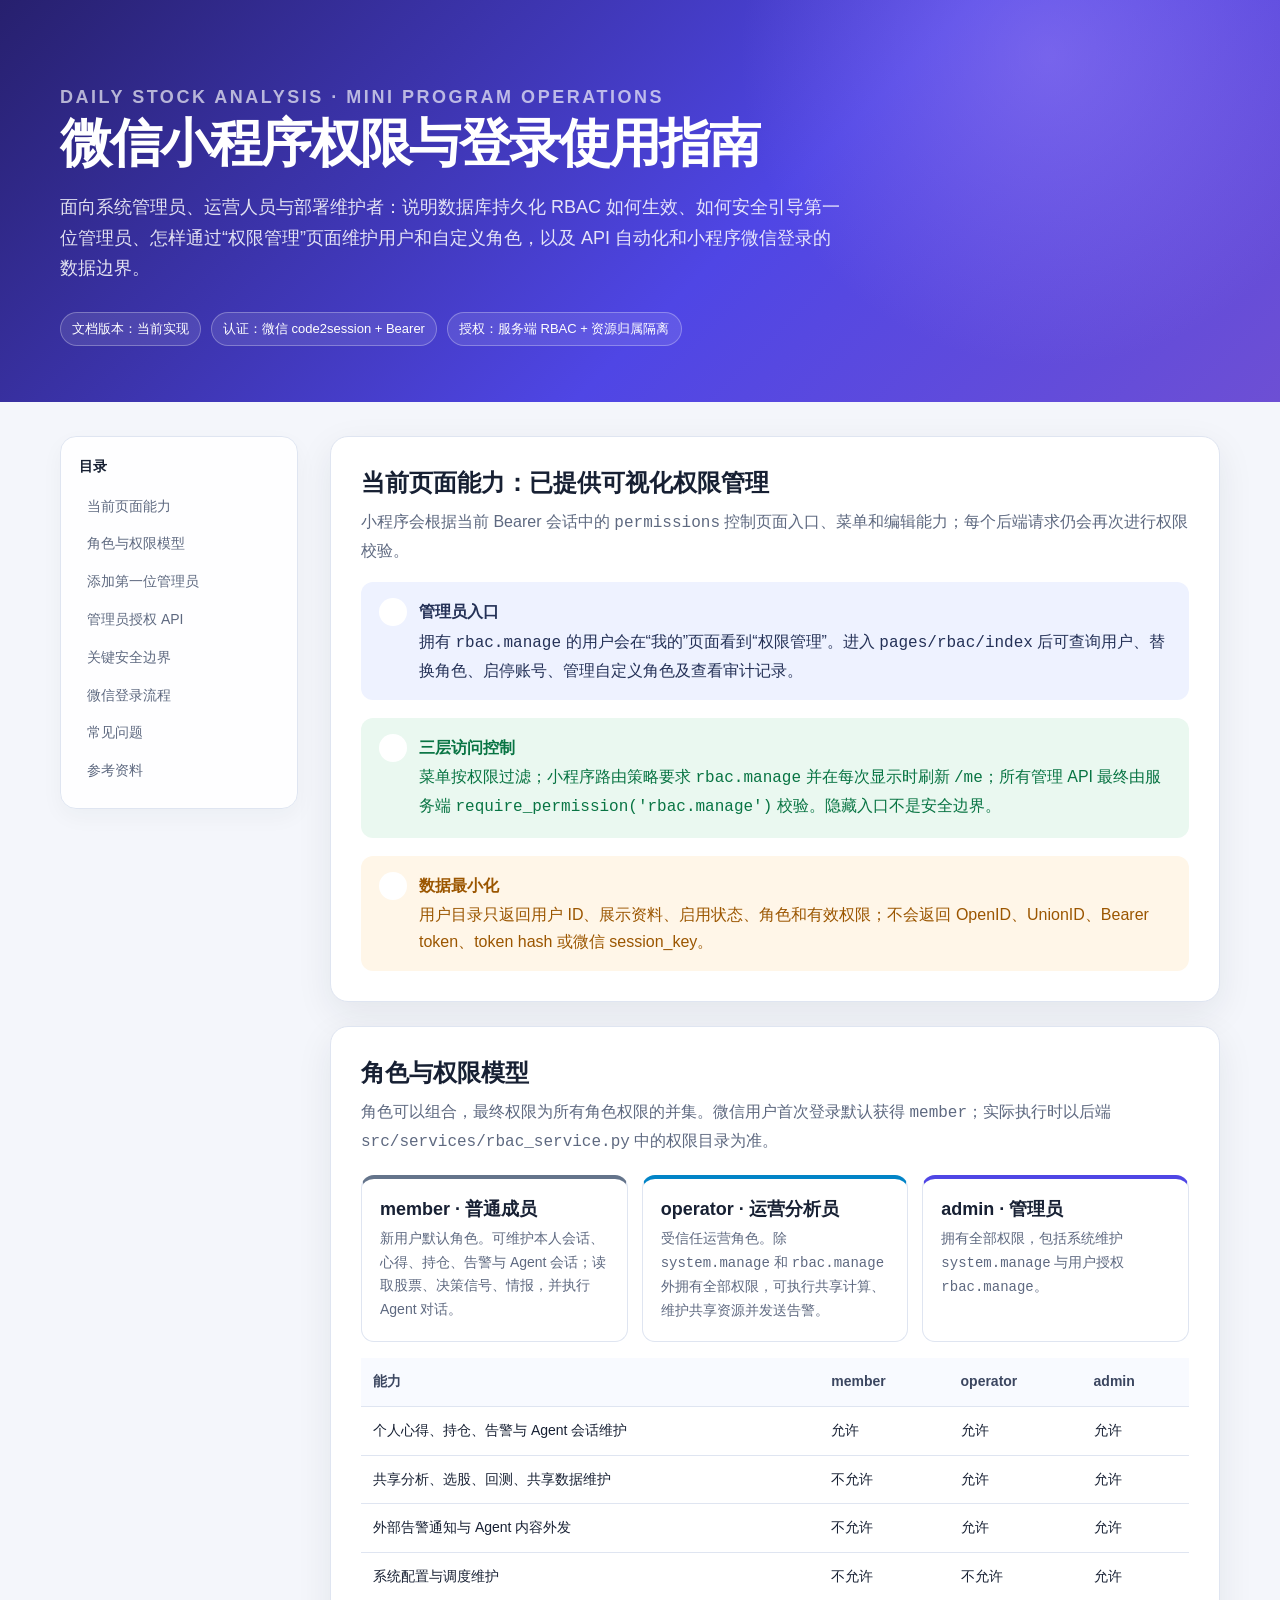
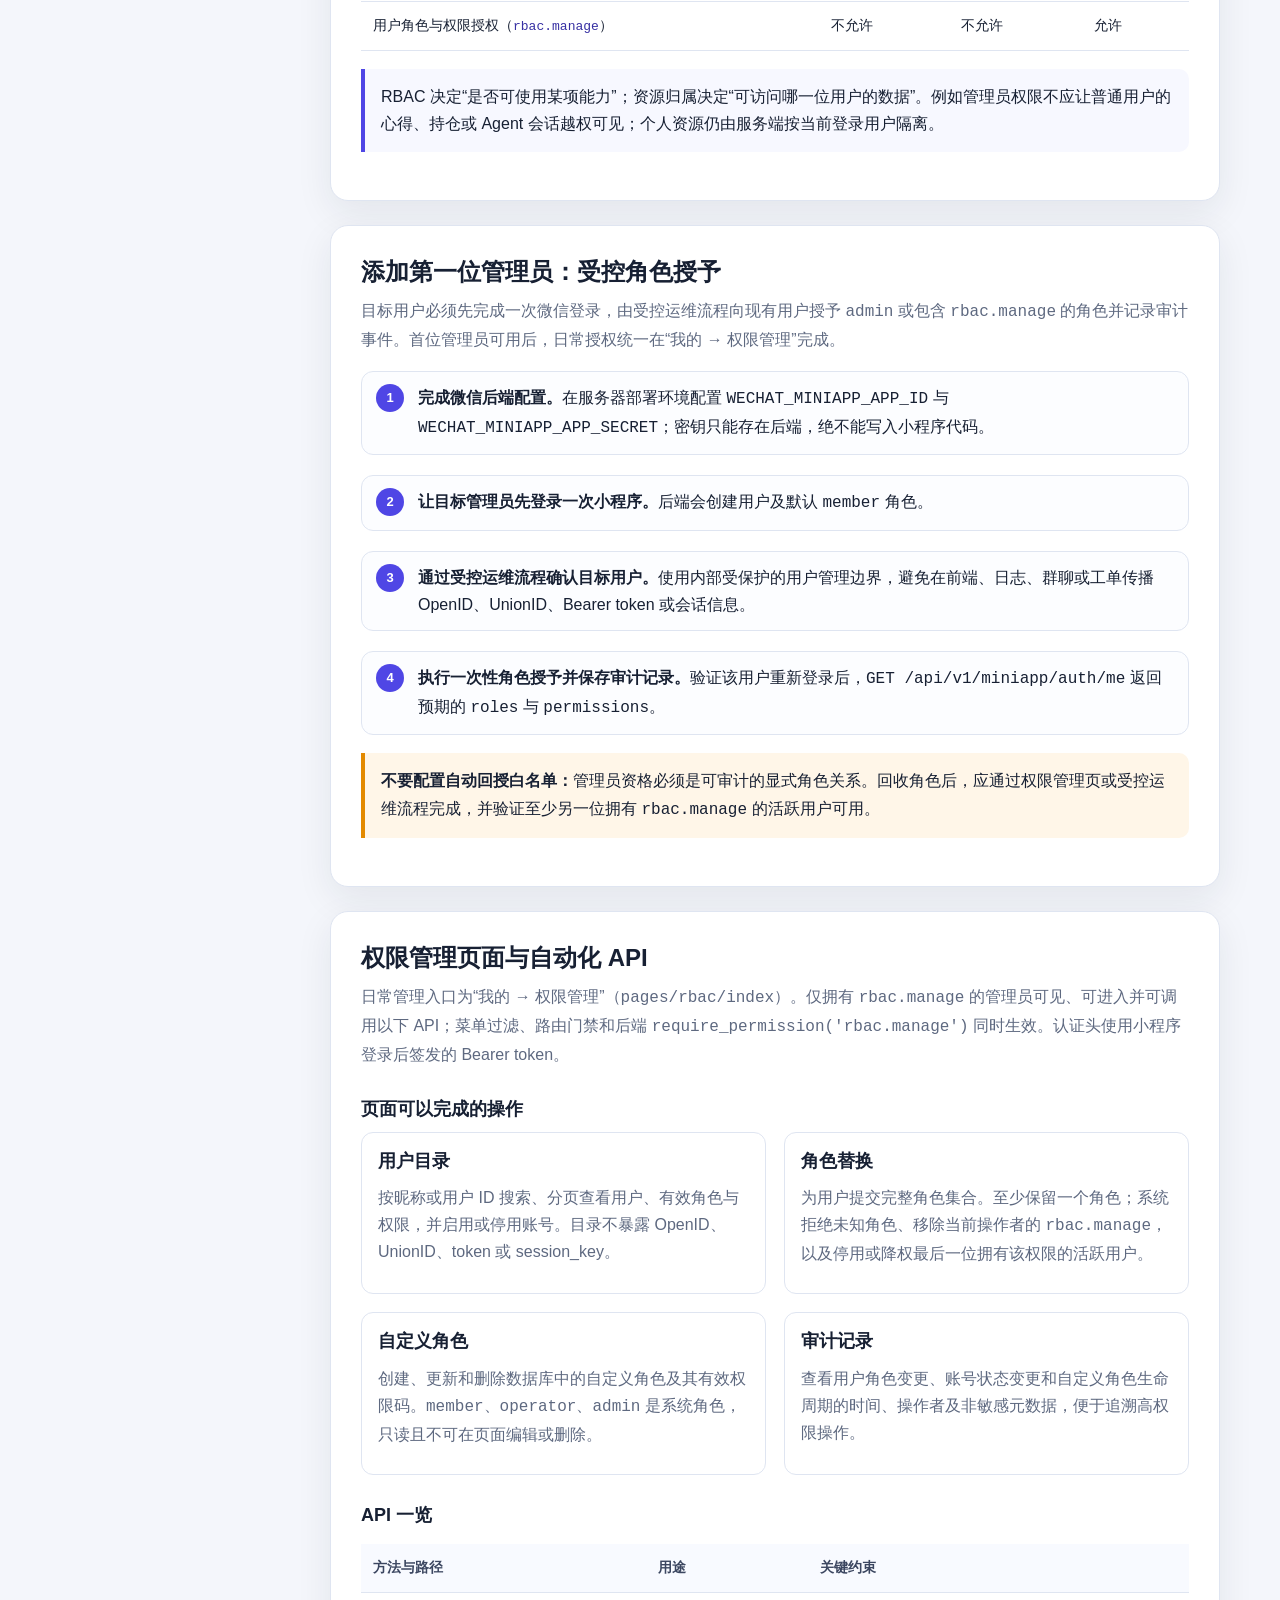
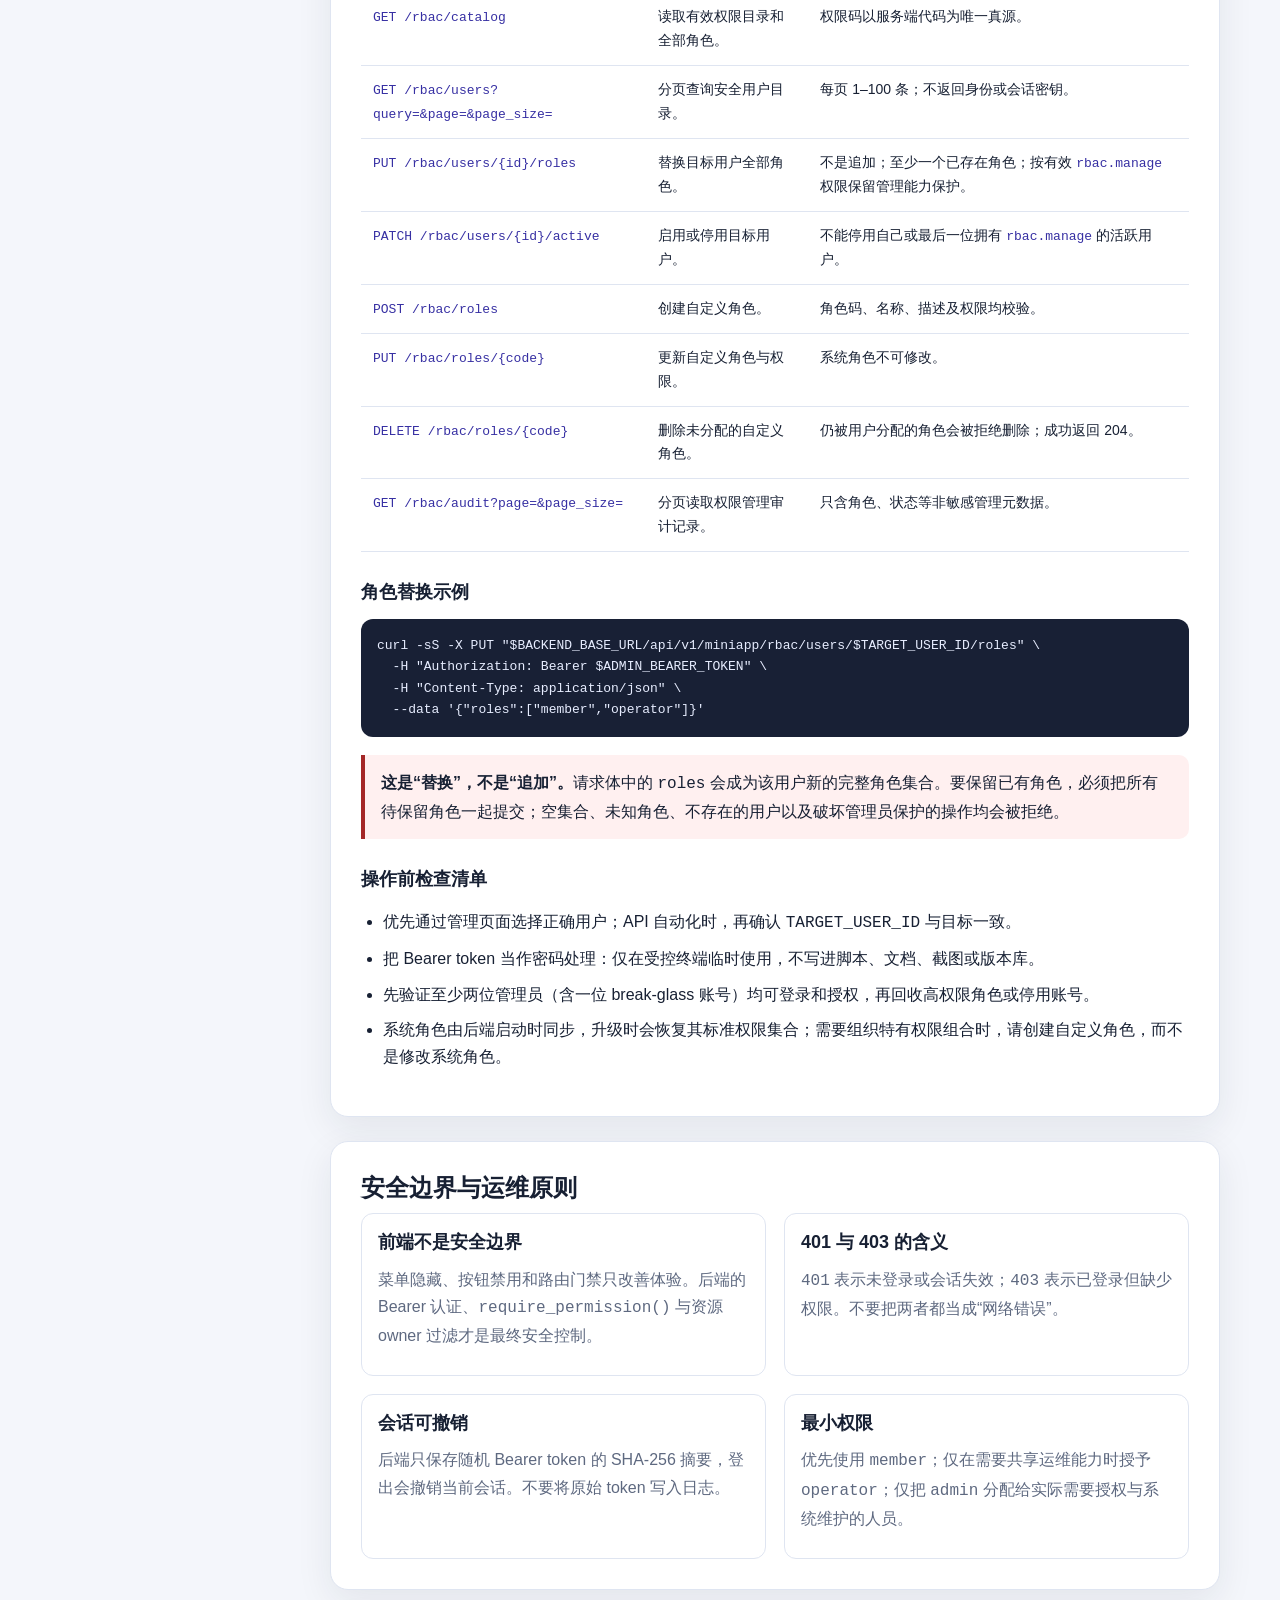
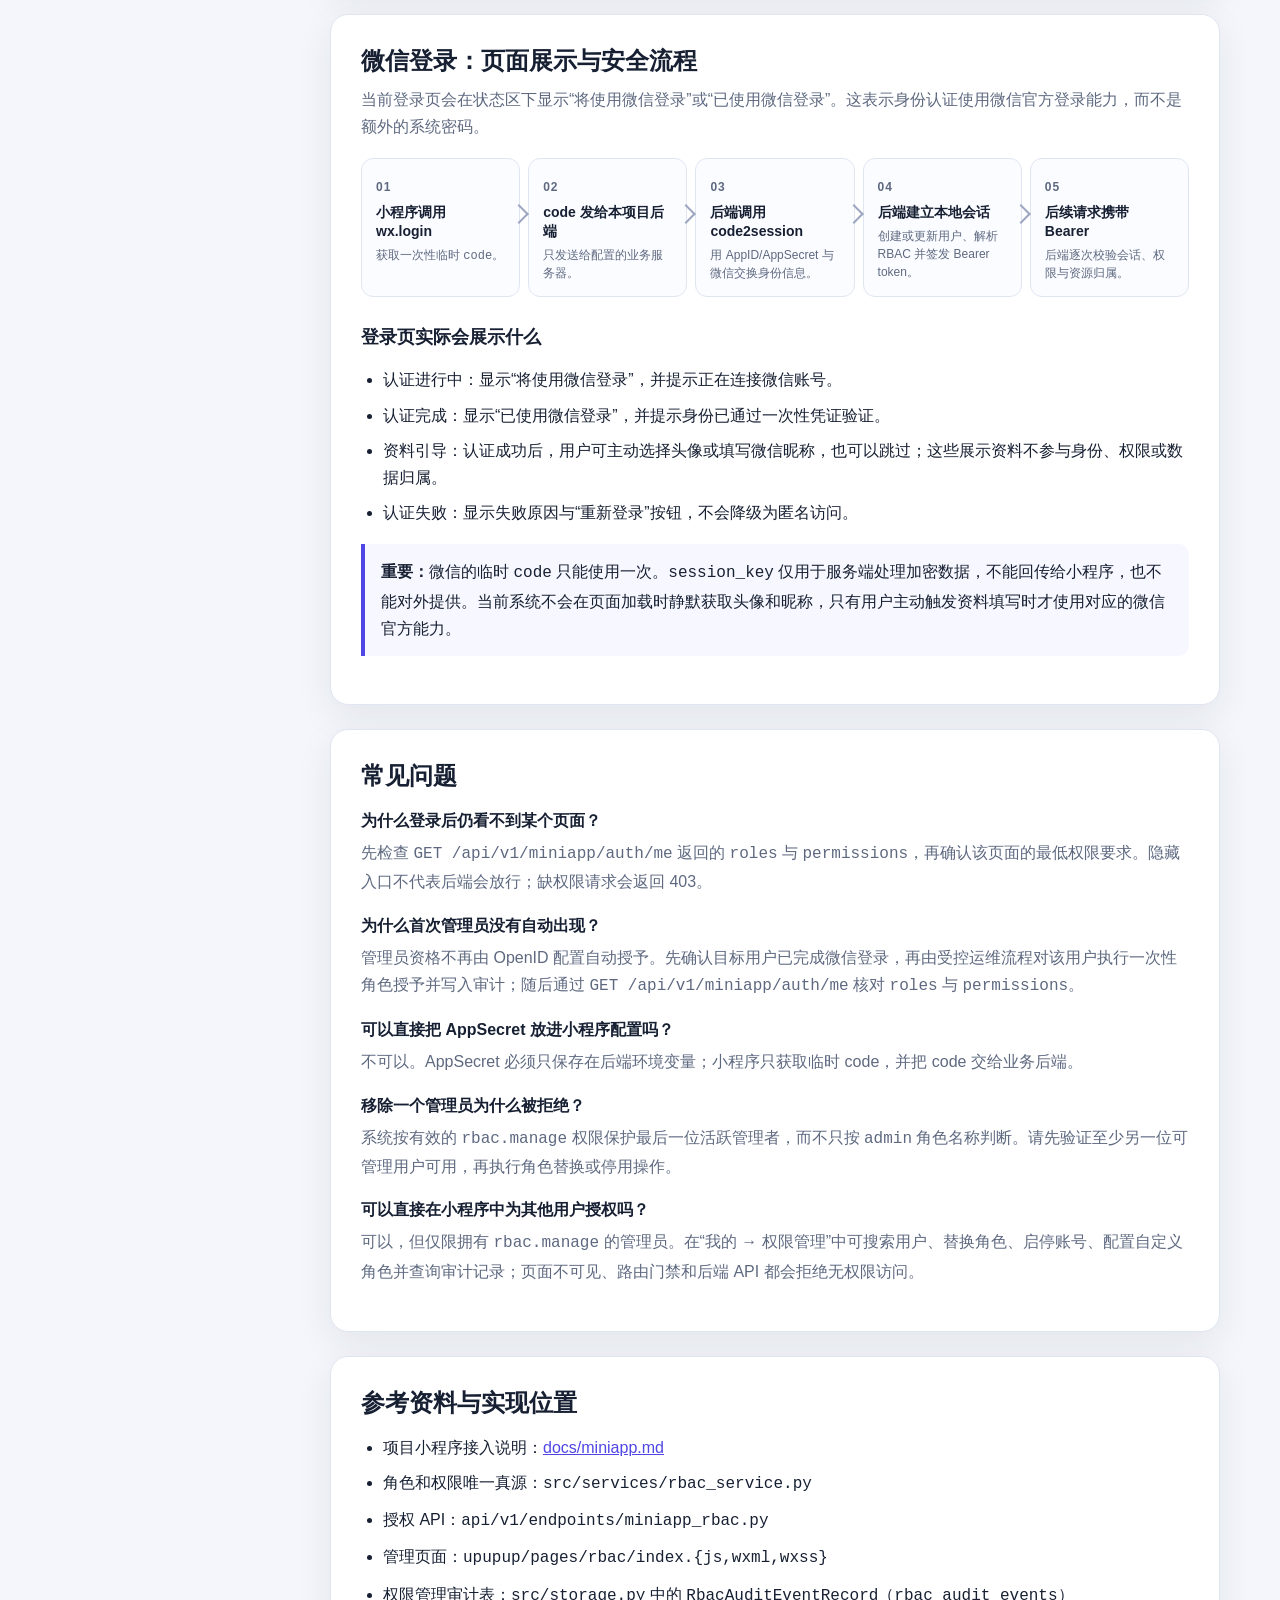
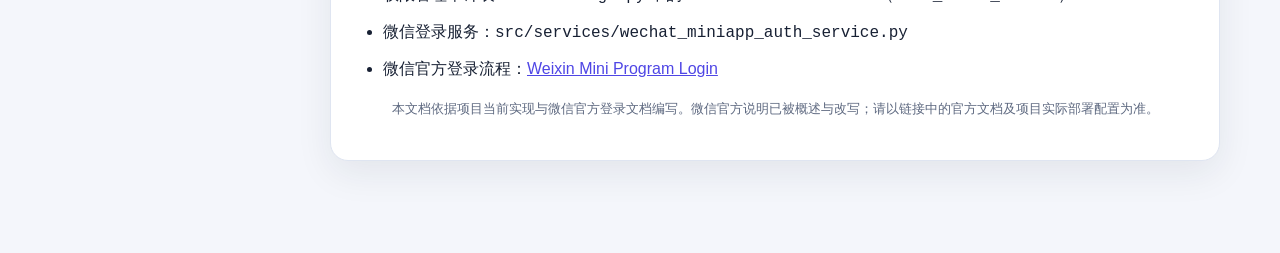
<file: docs/miniapp-rbac-usage.html>
<!doctype html>
<html lang="zh-CN">
<head>
  <meta charset="utf-8">
  <meta name="viewport" content="width=device-width, initial-scale=1">
  <meta name="description" content="每日股票分析微信小程序的 RBAC 权限、管理员引导和微信登录运维指南。">
  <title>微信小程序权限与登录使用指南</title>
  <style>
    :root {
      --ink: #172033;
      --muted: #5e6980;
      --line: #dfe5f1;
      --page: #f4f6fb;
      --surface: #ffffff;
      --primary: #4f46e5;
      --primary-soft: #eef2ff;
      --success: #087443;
      --success-soft: #eaf8f0;
      --warning: #9b5600;
      --warning-soft: #fff6e8;
      --danger: #a42727;
      --danger-soft: #fff0f0;
      --code: #182035;
      --shadow: 0 12px 36px rgba(31, 41, 55, .08);
    }
    * { box-sizing: border-box; }
    html { scroll-behavior: smooth; }
    body {
      margin: 0;
      color: var(--ink);
      background: var(--page);
      font: 16px/1.7 -apple-system, BlinkMacSystemFont, "Segoe UI", "PingFang SC", "Hiragino Sans GB", "Microsoft YaHei", sans-serif;
    }
    a { color: var(--primary); }
    code, pre { font-family: "SFMono-Regular", Consolas, "Liberation Mono", monospace; }
    .hero {
      padding: 64px 24px 56px;
      color: #fff;
      background: radial-gradient(circle at 82% 14%, rgba(167, 139, 250, .42), transparent 28%), linear-gradient(135deg, #27206e, #4f46e5 58%, #6d4fd4);
    }
    .hero-inner, .layout { width: min(1160px, calc(100% - 40px)); margin: 0 auto; }
    .eyebrow { margin: 0 0 12px; font-size: 12px; font-weight: 700; letter-spacing: .14em; opacity: .76; }
    h1 { max-width: 760px; margin: 0; font-size: clamp(32px, 5vw, 52px); line-height: 1.18; letter-spacing: -.04em; }
    .hero p { max-width: 780px; margin: 18px 0 0; font-size: 18px; color: rgba(255,255,255,.86); }
    .badges { display: flex; flex-wrap: wrap; gap: 10px; margin-top: 28px; }
    .badge { padding: 5px 11px; border: 1px solid rgba(255,255,255,.28); border-radius: 999px; font-size: 13px; background: rgba(255,255,255,.1); }
    .layout { display: grid; grid-template-columns: 238px minmax(0, 1fr); gap: 32px; align-items: start; padding: 34px 0 68px; }
    nav { position: sticky; top: 20px; padding: 18px; border: 1px solid var(--line); border-radius: 16px; background: rgba(255,255,255,.88); box-shadow: 0 8px 22px rgba(31,41,55,.04); backdrop-filter: blur(10px); }
    nav strong { display: block; margin-bottom: 9px; font-size: 14px; }
    nav a { display: block; padding: 7px 8px; border-radius: 8px; color: var(--muted); text-decoration: none; font-size: 14px; }
    nav a:hover { color: var(--primary); background: var(--primary-soft); }
    main { min-width: 0; }
    section { margin-bottom: 24px; padding: 30px; border: 1px solid var(--line); border-radius: 18px; background: var(--surface); box-shadow: var(--shadow); }
    h2 { margin: 0 0 10px; font-size: 24px; line-height: 1.3; }
    h3 { margin: 28px 0 10px; font-size: 18px; line-height: 1.4; }
    h4 { margin: 18px 0 8px; font-size: 15px; }
    p { margin: 10px 0; }
    .lead { margin-top: 0; color: var(--muted); }
    .status { display: grid; grid-template-columns: 28px 1fr; gap: 12px; margin: 18px 0 0; padding: 16px 18px; border-radius: 12px; }
    .status strong { display: block; }
    .status p { margin: 2px 0 0; }
    .status.current { color: #243157; background: var(--primary-soft); }
    .status.warning { color: var(--warning); background: var(--warning-soft); }
    .status.success { color: var(--success); background: var(--success-soft); }
    .status::before { display: grid; width: 28px; height: 28px; place-items: center; border-radius: 50%; color: #fff; font-weight: 800; content: "i"; background: currentColor; filter: saturate(.9); }
    .status.warning::before { content: "!"; }
    .status.success::before { content: "✓"; }
    .role-grid { display: grid; grid-template-columns: repeat(3, minmax(0, 1fr)); gap: 14px; margin-top: 18px; }
    .role { padding: 18px; border: 1px solid var(--line); border-radius: 13px; }
    .role h3 { margin: 0 0 5px; }
    .role p { margin: 0; color: var(--muted); font-size: 14px; }
    .role.member { border-top: 4px solid #64748b; }
    .role.operator { border-top: 4px solid #0284c7; }
    .role.admin { border-top: 4px solid var(--primary); }
    .table-wrap { overflow-x: auto; margin-top: 16px; }
    table { width: 100%; min-width: 650px; border-collapse: collapse; font-size: 14px; }
    th, td { padding: 12px; border-bottom: 1px solid var(--line); text-align: left; vertical-align: top; }
    th { color: #3b4660; background: #f8faff; font-weight: 700; }
    td code { color: #3730a3; font-size: .93em; }
    ol, ul { padding-left: 22px; }
    li + li { margin-top: 8px; }
    .steps { display: grid; gap: 12px; margin: 18px 0; counter-reset: steps; padding: 0; list-style: none; }
    .steps li { position: relative; min-height: 44px; padding: 12px 14px 12px 56px; border: 1px solid var(--line); border-radius: 12px; background: #fcfdff; }
    .steps li::before { position: absolute; top: 12px; left: 14px; display: grid; width: 28px; height: 28px; place-items: center; border-radius: 50%; color: #fff; background: var(--primary); counter-increment: steps; content: counter(steps); font-size: 13px; font-weight: 700; }
    pre { overflow-x: auto; margin: 14px 0; padding: 16px; border-radius: 12px; color: #e7edff; background: var(--code); font-size: 13px; line-height: 1.65; }
    pre code { color: inherit; }
    .callout { margin: 18px 0; padding: 14px 16px; border-left: 4px solid var(--primary); border-radius: 0 10px 10px 0; background: #f7f8ff; }
    .callout.danger { border-color: var(--danger); background: var(--danger-soft); }
    .callout.warning { border-color: #e38a00; background: var(--warning-soft); }
    .split { display: grid; grid-template-columns: 1fr 1fr; gap: 18px; }
    .definition { padding: 16px; border: 1px solid var(--line); border-radius: 12px; }
    .definition h3 { margin: 0 0 6px; }
    .definition p { color: var(--muted); }
    .login-flow { display: grid; grid-template-columns: repeat(5, 1fr); gap: 8px; margin-top: 18px; }
    .flow-item { position: relative; min-height: 108px; padding: 14px; border: 1px solid var(--line); border-radius: 12px; background: #fbfcff; }
    .flow-item:not(:last-child)::after { position: absolute; top: 48px; right: -7px; z-index: 1; width: 12px; height: 12px; border-top: 2px solid #9ea7c1; border-right: 2px solid #9ea7c1; transform: rotate(45deg); content: ""; }
    .flow-number { color: var(--primary); font-size: 12px; font-weight: 800; letter-spacing: .08em; }
    .flow-item strong { display: block; margin-top: 7px; font-size: 14px; line-height: 1.35; }
    .flow-item span { display: block; margin-top: 5px; color: var(--muted); font-size: 12px; line-height: 1.5; }
    .faq dt { margin-top: 16px; font-weight: 700; }
    .faq dd { margin: 5px 0 0; color: var(--muted); }
    .footer { color: var(--muted); font-size: 13px; text-align: center; }
    .footer a { word-break: break-all; }
    @media (max-width: 850px) {
      .layout { grid-template-columns: 1fr; }
      nav { position: static; display: flex; flex-wrap: wrap; gap: 4px; }
      nav strong { width: 100%; }
      nav a { display: inline-block; }
      .role-grid { grid-template-columns: 1fr; }
      .login-flow { grid-template-columns: 1fr; }
      .flow-item:not(:last-child)::after { top: auto; right: auto; bottom: -7px; left: 50%; transform: rotate(135deg); }
    }
    @media (max-width: 560px) {
      .hero { padding: 46px 20px 40px; }
      .hero-inner, .layout { width: min(100% - 28px, 1160px); }
      .layout { padding-top: 20px; }
      section { padding: 22px 18px; border-radius: 14px; }
      .split { grid-template-columns: 1fr; }
      .wechat-login-note-head { display: block; }
    }
  </style>
</head>
<body>
  <header class="hero">
    <div class="hero-inner">
      <p class="eyebrow">DAILY STOCK ANALYSIS · MINI PROGRAM OPERATIONS</p>
      <h1>微信小程序权限与登录使用指南</h1>
      <p>面向系统管理员、运营人员与部署维护者：说明数据库持久化 RBAC 如何生效、如何安全引导第一位管理员、怎样通过“权限管理”页面维护用户和自定义角色，以及 API 自动化和小程序微信登录的数据边界。</p>
      <div class="badges">
        <span class="badge">文档版本：当前实现</span>
        <span class="badge">认证：微信 code2session + Bearer</span>
        <span class="badge">授权：服务端 RBAC + 资源归属隔离</span>
      </div>
    </div>
  </header>

  <div class="layout">
    <nav aria-label="文档目录">
      <strong>目录</strong>
      <a href="#status">当前页面能力</a>
      <a href="#model">角色与权限模型</a>
      <a href="#bootstrap">添加第一位管理员</a>
      <a href="#api">管理员授权 API</a>
      <a href="#guardrails">关键安全边界</a>
      <a href="#login">微信登录流程</a>
      <a href="#troubleshooting">常见问题</a>
      <a href="#references">参考资料</a>
    </nav>

    <main>
      <section id="status">
        <h2>当前页面能力：已提供可视化权限管理</h2>
        <p class="lead">小程序会根据当前 Bearer 会话中的 <code>permissions</code> 控制页面入口、菜单和编辑能力；每个后端请求仍会再次进行权限校验。</p>
        <div class="status current">
          <div><strong>管理员入口</strong><p>拥有 <code>rbac.manage</code> 的用户会在“我的”页面看到“权限管理”。进入 <code>pages/rbac/index</code> 后可查询用户、替换角色、启停账号、管理自定义角色及查看审计记录。</p></div>
        </div>
        <div class="status success">
          <div><strong>三层访问控制</strong><p>菜单按权限过滤；小程序路由策略要求 <code>rbac.manage</code> 并在每次显示时刷新 <code>/me</code>；所有管理 API 最终由服务端 <code>require_permission('rbac.manage')</code> 校验。隐藏入口不是安全边界。</p></div>
        </div>
        <div class="status warning">
          <div><strong>数据最小化</strong><p>用户目录只返回用户 ID、展示资料、启用状态、角色和有效权限；不会返回 OpenID、UnionID、Bearer token、token hash 或微信 session_key。</p></div>
        </div>
      </section>

      <section id="model">
        <h2>角色与权限模型</h2>
        <p class="lead">角色可以组合，最终权限为所有角色权限的并集。微信用户首次登录默认获得 <code>member</code>；实际执行时以后端 <code>src/services/rbac_service.py</code> 中的权限目录为准。</p>
        <div class="role-grid">
          <article class="role member"><h3>member · 普通成员</h3><p>新用户默认角色。可维护本人会话、心得、持仓、告警与 Agent 会话；读取股票、决策信号、情报，并执行 Agent 对话。</p></article>
          <article class="role operator"><h3>operator · 运营分析员</h3><p>受信任运营角色。除 <code>system.manage</code> 和 <code>rbac.manage</code> 外拥有全部权限，可执行共享计算、维护共享资源并发送告警。</p></article>
          <article class="role admin"><h3>admin · 管理员</h3><p>拥有全部权限，包括系统维护 <code>system.manage</code> 与用户授权 <code>rbac.manage</code>。</p></article>
        </div>
        <div class="table-wrap">
          <table>
            <thead><tr><th>能力</th><th>member</th><th>operator</th><th>admin</th></tr></thead>
            <tbody>
              <tr><td>个人心得、持仓、告警与 Agent 会话维护</td><td>允许</td><td>允许</td><td>允许</td></tr>
              <tr><td>共享分析、选股、回测、共享数据维护</td><td>不允许</td><td>允许</td><td>允许</td></tr>
              <tr><td>外部告警通知与 Agent 内容外发</td><td>不允许</td><td>允许</td><td>允许</td></tr>
              <tr><td>系统配置与调度维护</td><td>不允许</td><td>不允许</td><td>允许</td></tr>
              <tr><td>用户角色与权限授权（<code>rbac.manage</code>）</td><td>不允许</td><td>不允许</td><td>允许</td></tr>
            </tbody>
          </table>
        </div>
        <div class="callout">RBAC 决定“是否可使用某项能力”；资源归属决定“可访问哪一位用户的数据”。例如管理员权限不应让普通用户的心得、持仓或 Agent 会话越权可见；个人资源仍由服务端按当前登录用户隔离。</div>
      </section>

      <section id="bootstrap">
        <h2>添加第一位管理员：受控角色授予</h2>
        <p class="lead">目标用户必须先完成一次微信登录，由受控运维流程向现有用户授予 <code>admin</code> 或包含 <code>rbac.manage</code> 的角色并记录审计事件。首位管理员可用后，日常授权统一在“我的 → 权限管理”完成。</p>
        <ol class="steps">
          <li><strong>完成微信后端配置。</strong>在服务器部署环境配置 <code>WECHAT_MINIAPP_APP_ID</code> 与 <code>WECHAT_MINIAPP_APP_SECRET</code>；密钥只能存在后端，绝不能写入小程序代码。</li>
          <li><strong>让目标管理员先登录一次小程序。</strong>后端会创建用户及默认 <code>member</code> 角色。</li>
          <li><strong>通过受控运维流程确认目标用户。</strong>使用内部受保护的用户管理边界，避免在前端、日志、群聊或工单传播 OpenID、UnionID、Bearer token 或会话信息。</li>
          <li><strong>执行一次性角色授予并保存审计记录。</strong>验证该用户重新登录后，<code>GET /api/v1/miniapp/auth/me</code> 返回预期的 <code>roles</code> 与 <code>permissions</code>。</li>
        </ol>
        <div class="callout warning"><strong>不要配置自动回授白名单：</strong>管理员资格必须是可审计的显式角色关系。回收角色后，应通过权限管理页或受控运维流程完成，并验证至少另一位拥有 <code>rbac.manage</code> 的活跃用户可用。</div>
      </section>

      <section id="api">
        <h2>权限管理页面与自动化 API</h2>
        <p class="lead">日常管理入口为“我的 → 权限管理”（<code>pages/rbac/index</code>）。仅拥有 <code>rbac.manage</code> 的管理员可见、可进入并可调用以下 API；菜单过滤、路由门禁和后端 <code>require_permission('rbac.manage')</code> 同时生效。认证头使用小程序登录后签发的 Bearer token。</p>
        <h3>页面可以完成的操作</h3>
        <div class="split">
          <article class="definition"><h3>用户目录</h3><p>按昵称或用户 ID 搜索、分页查看用户、有效角色与权限，并启用或停用账号。目录不暴露 OpenID、UnionID、token 或 session_key。</p></article>
          <article class="definition"><h3>角色替换</h3><p>为用户提交完整角色集合。至少保留一个角色；系统拒绝未知角色、移除当前操作者的 <code>rbac.manage</code>，以及停用或降权最后一位拥有该权限的活跃用户。</p></article>
          <article class="definition"><h3>自定义角色</h3><p>创建、更新和删除数据库中的自定义角色及其有效权限码。<code>member</code>、<code>operator</code>、<code>admin</code> 是系统角色，只读且不可在页面编辑或删除。</p></article>
          <article class="definition"><h3>审计记录</h3><p>查看用户角色变更、账号状态变更和自定义角色生命周期的时间、操作者及非敏感元数据，便于追溯高权限操作。</p></article>
        </div>
        <h3>API 一览</h3>
        <div class="table-wrap">
          <table>
            <thead><tr><th>方法与路径</th><th>用途</th><th>关键约束</th></tr></thead>
            <tbody>
              <tr><td><code>GET /rbac/catalog</code></td><td>读取有效权限目录和全部角色。</td><td>权限码以服务端代码为唯一真源。</td></tr>
              <tr><td><code>GET /rbac/users?query=&amp;page=&amp;page_size=</code></td><td>分页查询安全用户目录。</td><td>每页 1–100 条；不返回身份或会话密钥。</td></tr>
              <tr><td><code>PUT /rbac/users/{id}/roles</code></td><td>替换目标用户全部角色。</td><td>不是追加；至少一个已存在角色；按有效 <code>rbac.manage</code> 权限保留管理能力保护。</td></tr>
              <tr><td><code>PATCH /rbac/users/{id}/active</code></td><td>启用或停用目标用户。</td><td>不能停用自己或最后一位拥有 <code>rbac.manage</code> 的活跃用户。</td></tr>
              <tr><td><code>POST /rbac/roles</code></td><td>创建自定义角色。</td><td>角色码、名称、描述及权限均校验。</td></tr>
              <tr><td><code>PUT /rbac/roles/{code}</code></td><td>更新自定义角色与权限。</td><td>系统角色不可修改。</td></tr>
              <tr><td><code>DELETE /rbac/roles/{code}</code></td><td>删除未分配的自定义角色。</td><td>仍被用户分配的角色会被拒绝删除；成功返回 204。</td></tr>
              <tr><td><code>GET /rbac/audit?page=&amp;page_size=</code></td><td>分页读取权限管理审计记录。</td><td>只含角色、状态等非敏感管理元数据。</td></tr>
            </tbody>
          </table>
        </div>
        <h3>角色替换示例</h3>
        <pre><code>curl -sS -X PUT "$BACKEND_BASE_URL/api/v1/miniapp/rbac/users/$TARGET_USER_ID/roles" \
  -H "Authorization: Bearer $ADMIN_BEARER_TOKEN" \
  -H "Content-Type: application/json" \
  --data '{"roles":["member","operator"]}'</code></pre>
        <div class="callout danger"><strong>这是“替换”，不是“追加”。</strong>请求体中的 <code>roles</code> 会成为该用户新的完整角色集合。要保留已有角色，必须把所有待保留角色一起提交；空集合、未知角色、不存在的用户以及破坏管理员保护的操作均会被拒绝。</div>
        <h3>操作前检查清单</h3>
        <ul>
          <li>优先通过管理页面选择正确用户；API 自动化时，再确认 <code>TARGET_USER_ID</code> 与目标一致。</li>
          <li>把 Bearer token 当作密码处理：仅在受控终端临时使用，不写进脚本、文档、截图或版本库。</li>
          <li>先验证至少两位管理员（含一位 break-glass 账号）均可登录和授权，再回收高权限角色或停用账号。</li>
          <li>系统角色由后端启动时同步，升级时会恢复其标准权限集合；需要组织特有权限组合时，请创建自定义角色，而不是修改系统角色。</li>
        </ul>
      </section>

      <section id="guardrails">
        <h2>安全边界与运维原则</h2>
        <div class="split">
          <article class="definition"><h3>前端不是安全边界</h3><p>菜单隐藏、按钮禁用和路由门禁只改善体验。后端的 Bearer 认证、<code>require_permission()</code> 与资源 owner 过滤才是最终安全控制。</p></article>
          <article class="definition"><h3>401 与 403 的含义</h3><p><code>401</code> 表示未登录或会话失效；<code>403</code> 表示已登录但缺少权限。不要把两者都当成“网络错误”。</p></article>
          <article class="definition"><h3>会话可撤销</h3><p>后端只保存随机 Bearer token 的 SHA-256 摘要，登出会撤销当前会话。不要将原始 token 写入日志。</p></article>
          <article class="definition"><h3>最小权限</h3><p>优先使用 <code>member</code>；仅在需要共享运维能力时授予 <code>operator</code>；仅把 <code>admin</code> 分配给实际需要授权与系统维护的人员。</p></article>
        </div>
      </section>

      <section id="login">
        <h2>微信登录：页面展示与安全流程</h2>
        <p class="lead">当前登录页会在状态区下显示“将使用微信登录”或“已使用微信登录”。这表示身份认证使用微信官方登录能力，而不是额外的系统密码。</p>
        <div class="login-flow" aria-label="微信登录流程">
          <div class="flow-item"><span class="flow-number">01</span><strong>小程序调用 wx.login</strong><span>获取一次性临时 <code>code</code>。</span></div>
          <div class="flow-item"><span class="flow-number">02</span><strong>code 发给本项目后端</strong><span>只发送给配置的业务服务器。</span></div>
          <div class="flow-item"><span class="flow-number">03</span><strong>后端调用 code2session</strong><span>用 AppID/AppSecret 与微信交换身份信息。</span></div>
          <div class="flow-item"><span class="flow-number">04</span><strong>后端建立本地会话</strong><span>创建或更新用户、解析 RBAC 并签发 Bearer token。</span></div>
          <div class="flow-item"><span class="flow-number">05</span><strong>后续请求携带 Bearer</strong><span>后端逐次校验会话、权限与资源归属。</span></div>
        </div>
        <h3>登录页实际会展示什么</h3>
        <ul>
          <li>认证进行中：显示“将使用微信登录”，并提示正在连接微信账号。</li>
          <li>认证完成：显示“已使用微信登录”，并提示身份已通过一次性凭证验证。</li>
          <li>资料引导：认证成功后，用户可主动选择头像或填写微信昵称，也可以跳过；这些展示资料不参与身份、权限或数据归属。</li>
          <li>认证失败：显示失败原因与“重新登录”按钮，不会降级为匿名访问。</li>
        </ul>
        <div class="callout"><strong>重要：</strong>微信的临时 <code>code</code> 只能使用一次。<code>session_key</code> 仅用于服务端处理加密数据，不能回传给小程序，也不能对外提供。当前系统不会在页面加载时静默获取头像和昵称，只有用户主动触发资料填写时才使用对应的微信官方能力。</div>
      </section>

      <section id="troubleshooting">
        <h2>常见问题</h2>
        <dl class="faq">
          <dt>为什么登录后仍看不到某个页面？</dt>
          <dd>先检查 <code>GET /api/v1/miniapp/auth/me</code> 返回的 <code>roles</code> 与 <code>permissions</code>，再确认该页面的最低权限要求。隐藏入口不代表后端会放行；缺权限请求会返回 403。</dd>
          <dt>为什么首次管理员没有自动出现？</dt>
          <dd>管理员资格不再由 OpenID 配置自动授予。先确认目标用户已完成微信登录，再由受控运维流程对该用户执行一次性角色授予并写入审计；随后通过 <code>GET /api/v1/miniapp/auth/me</code> 核对 <code>roles</code> 与 <code>permissions</code>。</dd>
          <dt>可以直接把 AppSecret 放进小程序配置吗？</dt>
          <dd>不可以。AppSecret 必须只保存在后端环境变量；小程序只获取临时 code，并把 code 交给业务后端。</dd>
          <dt>移除一个管理员为什么被拒绝？</dt>
          <dd>系统按有效的 <code>rbac.manage</code> 权限保护最后一位活跃管理者，而不只按 <code>admin</code> 角色名称判断。请先验证至少另一位可管理用户可用，再执行角色替换或停用操作。</dd>
          <dt>可以直接在小程序中为其他用户授权吗？</dt>
          <dd>可以，但仅限拥有 <code>rbac.manage</code> 的管理员。在“我的 → 权限管理”中可搜索用户、替换角色、启停账号、配置自定义角色并查询审计记录；页面不可见、路由门禁和后端 API 都会拒绝无权限访问。</dd>
        </dl>
      </section>

      <section id="references">
        <h2>参考资料与实现位置</h2>
        <ul>
          <li>项目小程序接入说明：<a href="miniapp.md">docs/miniapp.md</a></li>
          <li>角色和权限唯一真源：<code>src/services/rbac_service.py</code></li>
          <li>授权 API：<code>api/v1/endpoints/miniapp_rbac.py</code></li>
          <li>管理页面：<code>upupup/pages/rbac/index.{js,wxml,wxss}</code></li>
          <li>权限管理审计表：<code>src/storage.py</code> 中的 <code>RbacAuditEventRecord</code>（<code>rbac_audit_events</code>）</li>
          <li>微信登录服务：<code>src/services/wechat_miniapp_auth_service.py</code></li>
          <li>微信官方登录流程：<a href="https://developers.weixin.qq.com/miniprogram/en/dev/framework/open-ability/login.html">Weixin Mini Program Login</a></li>
        </ul>
        <p class="footer">本文档依据项目当前实现与微信官方登录文档编写。微信官方说明已被概述与改写；请以链接中的官方文档及项目实际部署配置为准。</p>
      </section>
    </main>
  </div>
</body>
</html>
</file>
